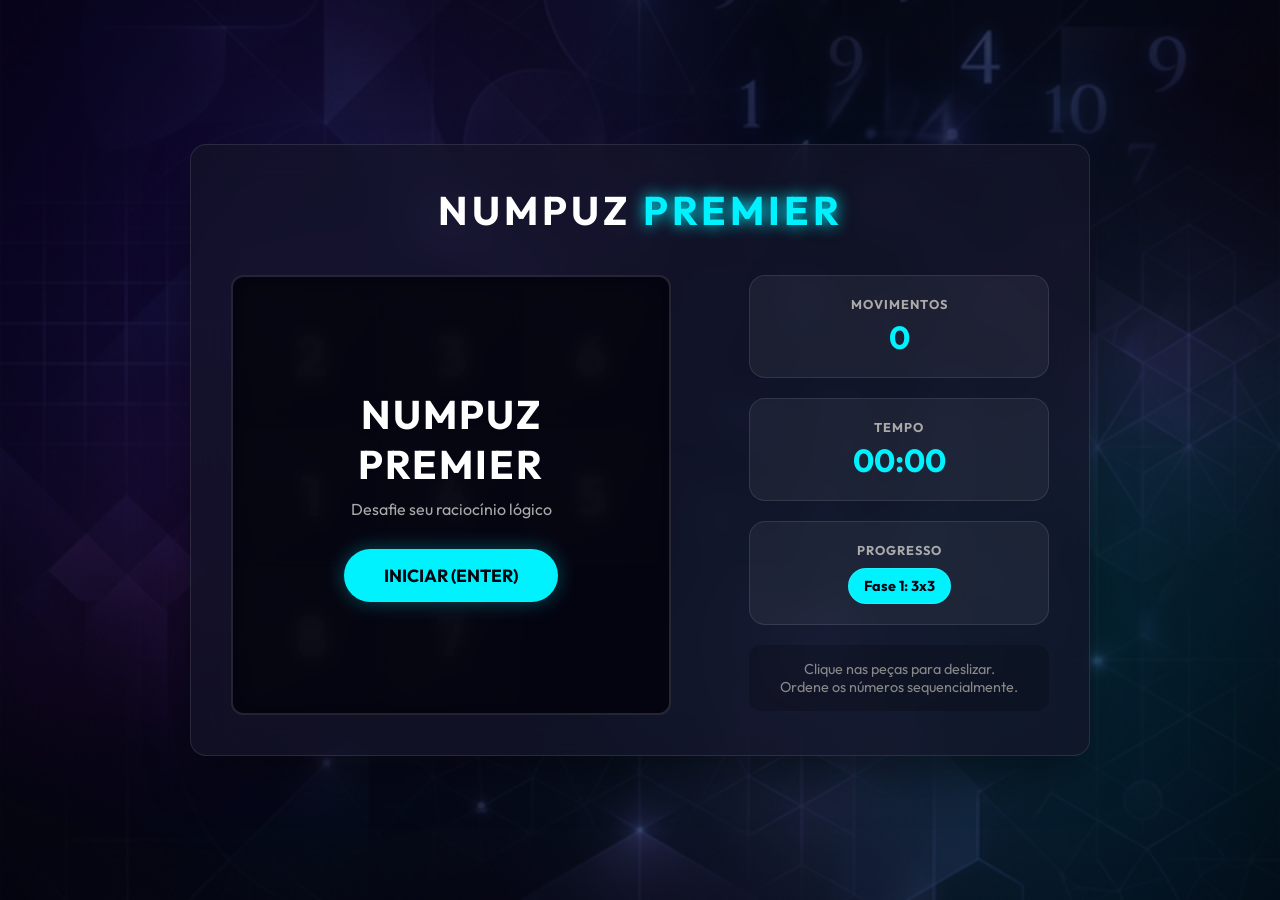
<file: index.html>
<!DOCTYPE html>
<html lang="pt-br">
<head>
    <meta charset="UTF-8">
    <meta name="viewport" content="width=device-width, initial-scale=1.0">
    <title>NUMPUZ PREMIER - Puzzle de Números</title>
    <meta name="description" content="Um elegante puzzle de deslizar números para desafiar seu raciocínio lógico.">
    <link rel="stylesheet" href="style.css">
    <link rel="preconnect" href="https://fonts.googleapis.com">
    <link rel="preconnect" href="https://fonts.gstatic.com" crossorigin>
    <link href="https://fonts.googleapis.com/css2?family=Outfit:wght@300;400;600;700&display=swap" rel="stylesheet">
</head>
<body>
    <div class="background-overlay"></div>
    <div class="game-container">
        <header>
            <h1>NUMPUZ <span class="accent">PREMIER</span></h1>
        </header>

        <main>
            <div class="grid-wrapper">
                <div id="puzzle-grid" class="puzzle-grid"></div>
                
                <!-- Tela de Início -->
                <div id="start-screen" class="overlay">
                    <div class="overlay-content">
                        <h2>NUMPUZ <span class="accent">PREMIER</span></h2>
                        <p>Desafie seu raciocínio lógico</p>
                        <button id="start-btn" class="primary-btn">INICIAR (ENTER)</button>
                    </div>
                </div>

                <!-- Tela de Vitória -->
                <div id="game-over" class="overlay hidden">
                    <div class="overlay-content">
                        <h2>PARABÉNS!</h2>
                        <p>Você resolveu em <span id="final-moves">0</span> movimentos</p>
                        <p>Tempo: <span id="final-time">00:00</span></p>
                        <button id="restart-btn" class="primary-btn">Jogar Novamente</button>
                    </div>
                </div>
            </div>

            <aside class="sidebar">
                <div class="stat-card">
                    <h3>MOVIMENTOS</h3>
                    <div id="move-count" class="stat-value">0</div>
                </div>
                <div class="stat-card">
                    <h3>TEMPO</h3>
                    <div id="timer" class="stat-value">00:00</div>
                </div>
                <div class="stat-card difficulty-card">
                    <h3>MODO DE JOGO</h3>
                    <div class="difficulty-options">
                        <button class="diff-btn active" data-size="7">7x7 Hardcore</button>
                    </div>
                </div>
                <div class="controls-hint">
                    <p>Clique nas peças para deslizar.</p>
                    <p>Ordene os números sequencialmente.</p>
                </div>
            </aside>
        </main>
    </div>
    <script src="game.js"></script>
</body>
</html>
</file>
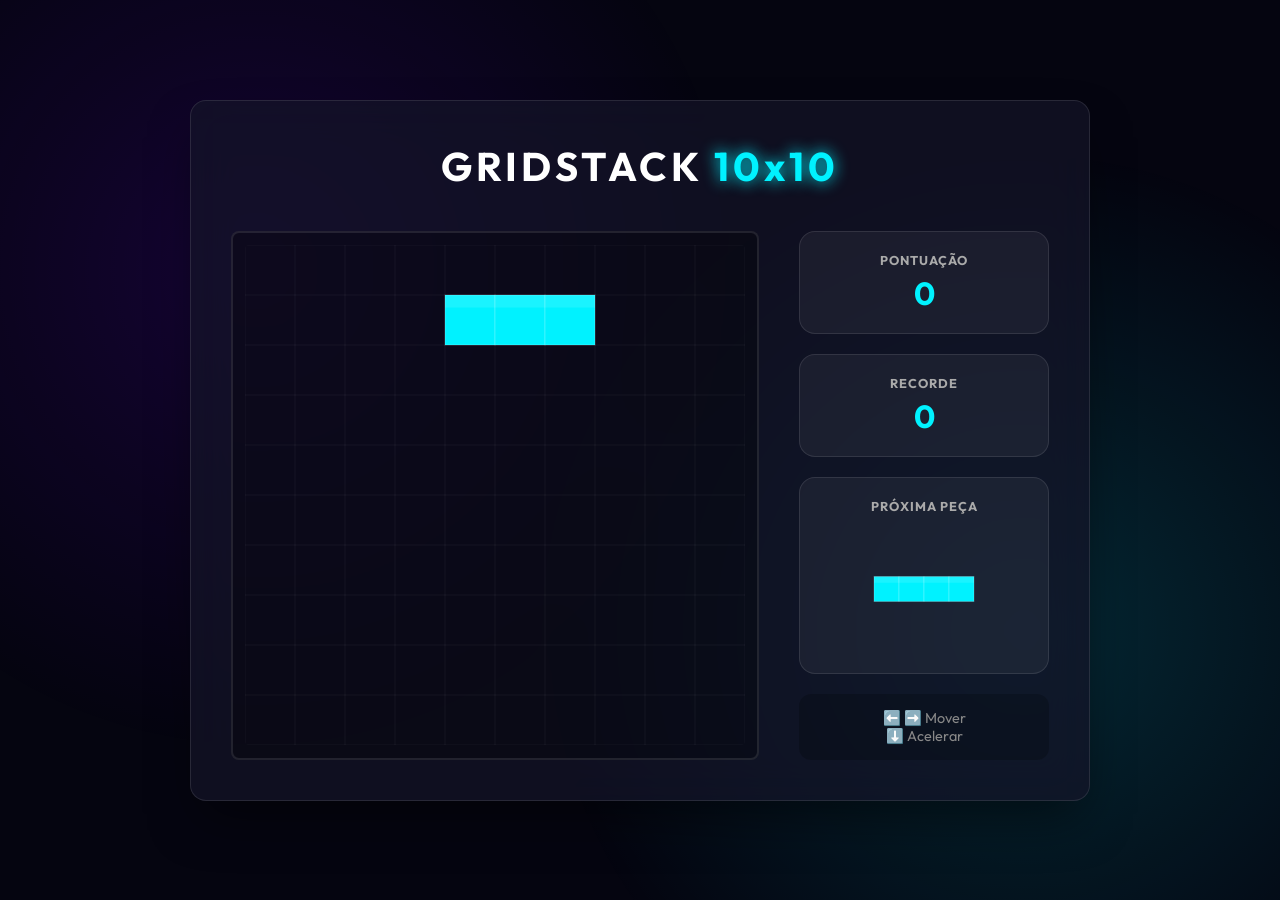
<file: gridstack-10x10/index.html>
<!DOCTYPE html>
<html lang="pt-br">
<head>
    <meta charset="UTF-8">
    <meta name="viewport" content="width=device-width, initial-scale=1.0">
    <title>GridStack 10x10 - Puzzle de Lógica</title>
    <meta name="description" content="Um viciante puzzle de lógica 10x10 que mistura Tetris com estratégia de preenchimento de espaço.">
    <link rel="stylesheet" href="style.css">
    <link rel="preconnect" href="https://fonts.googleapis.com">
    <link rel="preconnect" href="https://fonts.gstatic.com" crossorigin>
    <link href="https://fonts.googleapis.com/css2?family=Outfit:wght@300;400;600;700&display=swap" rel="stylesheet">
</head>
<body>
    <div class="background-overlay"></div>
    <div class="game-container">
        <header>
            <h1>GRIDSTACK <span class="accent">10x10</span></h1>
        </header>

        <main>
            <div class="grid-wrapper">
                <canvas id="gameCanvas" width="500" height="500"></canvas>
                <div id="game-over" class="hidden">
                    <div class="game-over-content">
                        <h2>FIM DE JOGO</h2>
                        <p>Pontuação Final: <span id="final-score">0</span></p>
                        <button id="restart-btn">Jogar Novamente</button>
                    </div>
                </div>
            </div>

            <aside class="sidebar">
                <div class="stat-card">
                    <h3>PONTUAÇÃO</h3>
                    <div id="score" class="stat-value">0</div>
                </div>
                <div class="stat-card">
                    <h3>RECORDE</h3>
                    <div id="high-score" class="stat-value">0</div>
                </div>
                <div class="stat-card next-piece-card">
                    <h3>PRÓXIMA PEÇA</h3>
                    <canvas id="nextCanvas" width="120" height="120"></canvas>
                </div>
                <div class="controls-hint">
                    <p>⬅️ ➡️ Mover</p>
                    <p>⬇️ Acelerar</p>
                </div>
            </aside>
        </main>
    </div>
    <script src="game.js"></script>
</body>
</html>
</file>
<file: style.css>
:root {
    --bg-color: #050510;
    --card-bg: rgba(20, 20, 40, 0.7);
    --accent-color: #00f2ff;
    --secondary-accent: #7000ff;
    --text-color: #ffffff;
    --grid-line: rgba(255, 255, 255, 0.05);
    --border-radius: 16px;
    --glass-border: rgba(255, 255, 255, 0.1);
}

* {
    margin: 0;
    padding: 0;
    box-sizing: border-box;
    font-family: 'Outfit', sans-serif;
}

body {
    background-color: var(--bg-color);
    color: var(--text-color);
    min-height: 100vh;
    display: flex;
    justify-content: center;
    align-items: center;
    overflow: hidden;
}

.background-overlay {
    position: fixed;
    top: 0;
    left: 0;
    width: 100%;
    height: 100%;
    background: url('numpuz_bg_1773340239899.png') no-repeat center center;
    background-size: cover;
    opacity: 0.4;
    z-index: -1;
}

body::before {
    content: '';
    position: fixed;
    top: 0;
    left: 0;
    width: 100%;
    height: 100%;
    background: radial-gradient(circle at 20% 30%, rgba(112, 0, 255, 0.2) 0%, transparent 50%),
        radial-gradient(circle at 80% 70%, rgba(0, 242, 255, 0.2) 0%, transparent 50%);
    z-index: -1;
}

.game-container {
    width: 100%;
    max-width: 900px;
    padding: 40px;
    background: var(--card-bg);
    backdrop-filter: blur(20px);
    border-radius: var(--border-radius);
    border: 1px solid var(--glass-border);
    box-shadow: 0 25px 50px -12px rgba(0, 0, 0, 0.5);
    display: flex;
    flex-direction: column;
    gap: 30px;
}

header h1 {
    font-size: 2.5rem;
    font-weight: 700;
    letter-spacing: 4px;
    text-align: center;
    margin-bottom: 10px;
}

header .accent {
    color: var(--accent-color);
    text-shadow: 0 0 15px var(--accent-color);
}

main {
    display: grid;
    grid-template-columns: 1fr 300px;
    gap: 40px;
    align-items: start;
}

.grid-wrapper {
    position: relative;
    background: rgba(0, 0, 0, 0.3);
    border-radius: 12px;
    border: 2px solid var(--glass-border);
    padding: 10px;
    display: flex;
    justify-content: center;
    align-items: center;
    width: 440px;
    height: 440px;
}

.puzzle-grid {
    display: grid;
    gap: 4px;
    width: 100%;
    height: 100%;
}

.tile {
    background: linear-gradient(135deg, rgba(255, 255, 255, 0.15), rgba(255, 255, 255, 0.05));
    border: 1px solid var(--glass-border);
    border-radius: 8px;
    display: flex !important; /* Força o flex para centralizar o texto */
    justify-content: center;
    align-items: center;
    font-size: 2rem;
    font-weight: 700;
    color: var(--text-color);
    cursor: pointer;
    transition: all 0.2s cubic-bezier(0.4, 0, 0.2, 1);
    user-select: none;
    box-shadow: 0 4px 6px rgba(0, 0, 0, 0.1);
    min-height: 60px; /* Garante altura mínima */
}

.tile:hover {
    background: rgba(255, 255, 255, 0.25);
    transform: scale(1.02);
    border-color: var(--accent-color);
    box-shadow: 0 0 20px rgba(0, 242, 255, 0.4);
}

.tile.empty {
    background: transparent !important;
    border: none !important;
    cursor: default;
    box-shadow: none !important;
    visibility: hidden;
}

.difficulty-options {
    display: flex;
    gap: 10px;
    justify-content: center;
    margin-top: 10px;
}

.diff-btn {
    background: rgba(255, 255, 255, 0.05);
    border: 1px solid var(--glass-border);
    padding: 8px 15px;
    border-radius: 20px;
    color: #eee;
    cursor: pointer;
    font-size: 0.9rem;
    transition: all 0.3s ease;
}

.diff-btn:hover {
    background: rgba(255, 255, 255, 0.1);
    border-color: var(--accent-color);
}

.diff-btn.active {
    background: var(--accent-color);
    color: var(--bg-color);
    font-weight: 700;
}

.sidebar {
    display: flex;
    flex-direction: column;
    gap: 20px;
}

.stat-card {
    background: rgba(255, 255, 255, 0.05);
    padding: 20px;
    border-radius: var(--border-radius);
    border: 1px solid var(--glass-border);
    text-align: center;
    transition: transform 0.3s ease;
}

.stat-card:hover {
    transform: translateY(-5px);
    border-color: var(--accent-color);
}

.stat-card h3 {
    font-size: 0.8rem;
    color: #aaa;
    margin-bottom: 5px;
    letter-spacing: 1px;
}

.stat-value {
    font-size: 2rem;
    font-weight: 700;
    color: var(--accent-color);
}

.next-piece-card canvas {
    margin-top: 10px;
}

.controls-hint {
    margin-top: auto;
    background: rgba(0, 0, 0, 0.2);
    padding: 15px;
    border-radius: 12px;
    font-size: 0.9rem;
    color: #888;
    text-align: center;
}

.overlay {
    position: absolute;
    top: 0;
    left: 0;
    width: 100%;
    height: 100%;
    background: rgba(5, 5, 16, 0.95);
    display: flex;
    justify-content: center;
    align-items: center;
    z-index: 100;
    border-radius: 12px;
    backdrop-filter: blur(10px);
    transition: all 0.5s ease;
}

.overlay-content {
    text-align: center;
    padding: 30px;
}

.overlay h2 {
    color: var(--text-color);
    font-size: 2.5rem;
    margin-bottom: 10px;
    letter-spacing: 2px;
}

.overlay p {
    color: #aaa;
    margin-bottom: 30px;
}

.primary-btn {
    padding: 15px 40px;
    background: var(--accent-color);
    border: none;
    border-radius: 40px;
    color: var(--bg-color);
    font-weight: 700;
    font-size: 1.1rem;
    cursor: pointer;
    transition: all 0.3s ease;
    box-shadow: 0 0 20px rgba(0, 242, 255, 0.3);
}

.primary-btn:hover {
    background: #fff;
    transform: scale(1.05);
    box-shadow: 0 0 30px var(--accent-color);
}

.hidden {
    display: none !important;
    opacity: 0;
    pointer-events: none;
}
</file>
<file: gridstack-10x10/style.css>
:root {
    --bg-color: #050510;
    --card-bg: rgba(20, 20, 40, 0.7);
    --accent-color: #00f2ff;
    --secondary-accent: #7000ff;
    --text-color: #ffffff;
    --grid-line: rgba(255, 255, 255, 0.05);
    --border-radius: 16px;
    --glass-border: rgba(255, 255, 255, 0.1);
}

* {
    margin: 0;
    padding: 0;
    box-sizing: border-box;
    font-family: 'Outfit', sans-serif;
}

body {
    background-color: var(--bg-color);
    color: var(--text-color);
    min-height: 100vh;
    display: flex;
    justify-content: center;
    align-items: center;
    overflow: hidden;
}

.background-overlay {
    position: fixed;
    top: 0;
    left: 0;
    width: 100%;
    height: 100%;
    background: radial-gradient(circle at 20% 30%, rgba(112, 0, 255, 0.15) 0%, transparent 40%),
                radial-gradient(circle at 80% 70%, rgba(0, 242, 255, 0.15) 0%, transparent 40%);
    z-index: -1;
}

.game-container {
    width: 100%;
    max-width: 900px;
    padding: 40px;
    background: var(--card-bg);
    backdrop-filter: blur(20px);
    border-radius: var(--border-radius);
    border: 1px solid var(--glass-border);
    box-shadow: 0 25px 50px -12px rgba(0, 0, 0, 0.5);
    display: flex;
    flex-direction: column;
    gap: 30px;
}

header h1 {
    font-size: 2.5rem;
    font-weight: 700;
    letter-spacing: 4px;
    text-align: center;
    margin-bottom: 10px;
}

header .accent {
    color: var(--accent-color);
    text-shadow: 0 0 15px var(--accent-color);
}

main {
    display: grid;
    grid-template-columns: 1fr 250px;
    gap: 40px;
}

.grid-wrapper {
    position: relative;
    background: rgba(0, 0, 0, 0.3);
    border-radius: 8px;
    border: 2px solid var(--glass-border);
    padding: 5px;
    display: flex;
    justify-content: center;
    align-items: center;
}

canvas#gameCanvas {
    display: block;
    border-radius: 4px;
}

.sidebar {
    display: flex;
    flex-direction: column;
    gap: 20px;
}

.stat-card {
    background: rgba(255, 255, 255, 0.05);
    padding: 20px;
    border-radius: var(--border-radius);
    border: 1px solid var(--glass-border);
    text-align: center;
    transition: transform 0.3s ease;
}

.stat-card:hover {
    transform: translateY(-5px);
    border-color: var(--accent-color);
}

.stat-card h3 {
    font-size: 0.8rem;
    color: #aaa;
    margin-bottom: 5px;
    letter-spacing: 1px;
}

.stat-value {
    font-size: 2rem;
    font-weight: 700;
    color: var(--accent-color);
}

.next-piece-card canvas {
    margin-top: 10px;
}

.controls-hint {
    margin-top: auto;
    background: rgba(0, 0, 0, 0.2);
    padding: 15px;
    border-radius: 12px;
    font-size: 0.9rem;
    color: #888;
    text-align: center;
}

#game-over {
    position: absolute;
    top: 0;
    left: 0;
    width: 100%;
    height: 100%;
    background: rgba(5, 5, 16, 0.9);
    display: flex;
    justify-content: center;
    align-items: center;
    z-index: 10;
    border-radius: 8px;
    transition: opacity 0.5s ease;
}

.hidden {
    display: none !important;
    opacity: 0;
}

.game-over-content {
    text-align: center;
}

.game-over-content h2 {
    color: #ff3e3e;
    font-size: 3rem;
    margin-bottom: 20px;
    text-shadow: 0 0 20px rgba(255, 62, 62, 0.5);
}

#restart-btn {
    margin-top: 30px;
    padding: 12px 30px;
    background: var(--accent-color);
    border: none;
    border-radius: 30px;
    color: var(--bg-color);
    font-weight: 700;
    font-size: 1rem;
    cursor: pointer;
    transition: all 0.3s ease;
}

#restart-btn:hover {
    background: #fff;
    transform: scale(1.05);
    box-shadow: 0 0 20px var(--accent-color);
}
</file>
